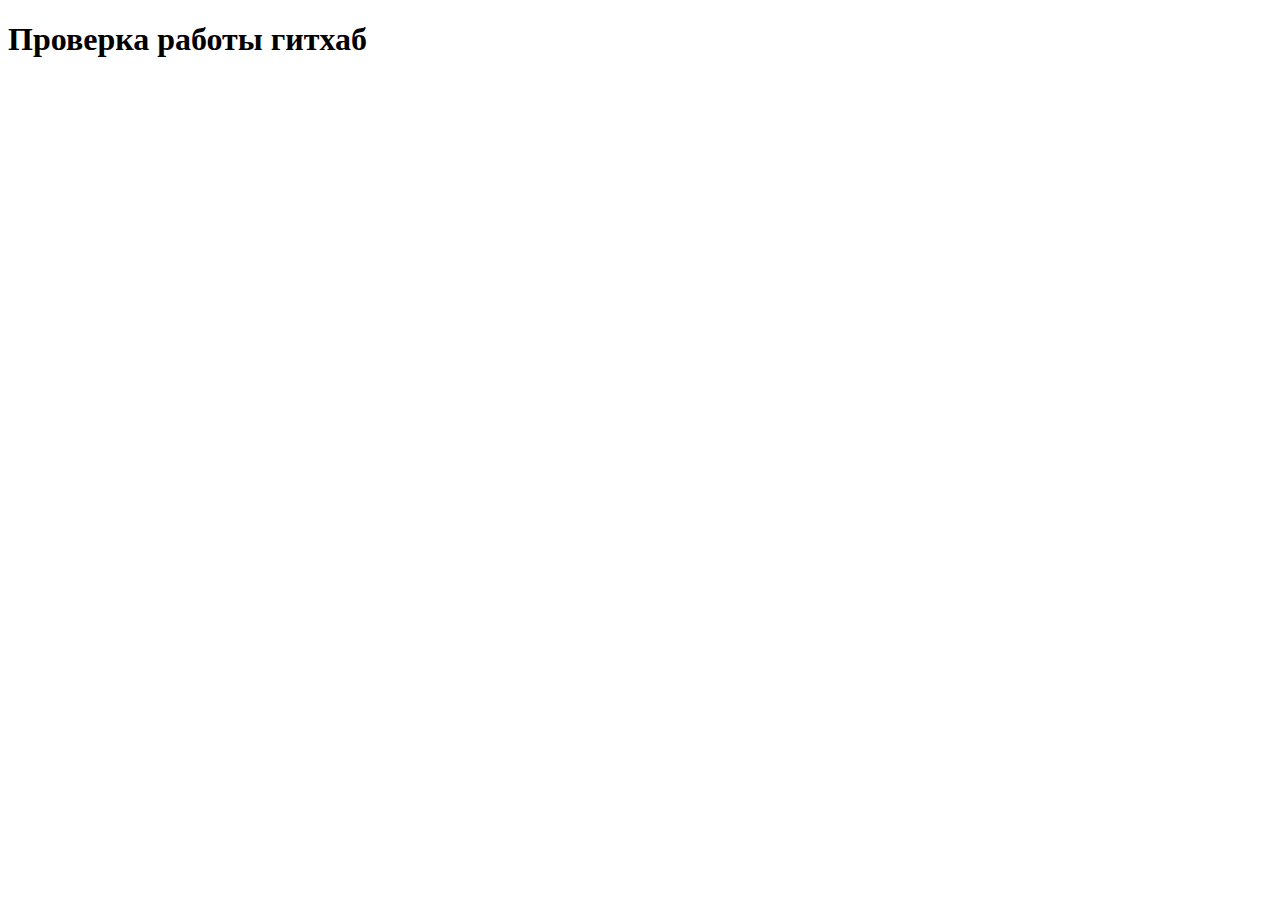
<file: index.html>
<!DOCTYPE html>
<html lang="en">
<head>
	<meta charset="UTF-8">
	<meta name="viewport" content="width=device-width, initial-scale=1.0">
	<title>mysite</title>
</head>
<body>
	<h1>Проверка работы гитхаб</h1>
</body>
</html>
</file>
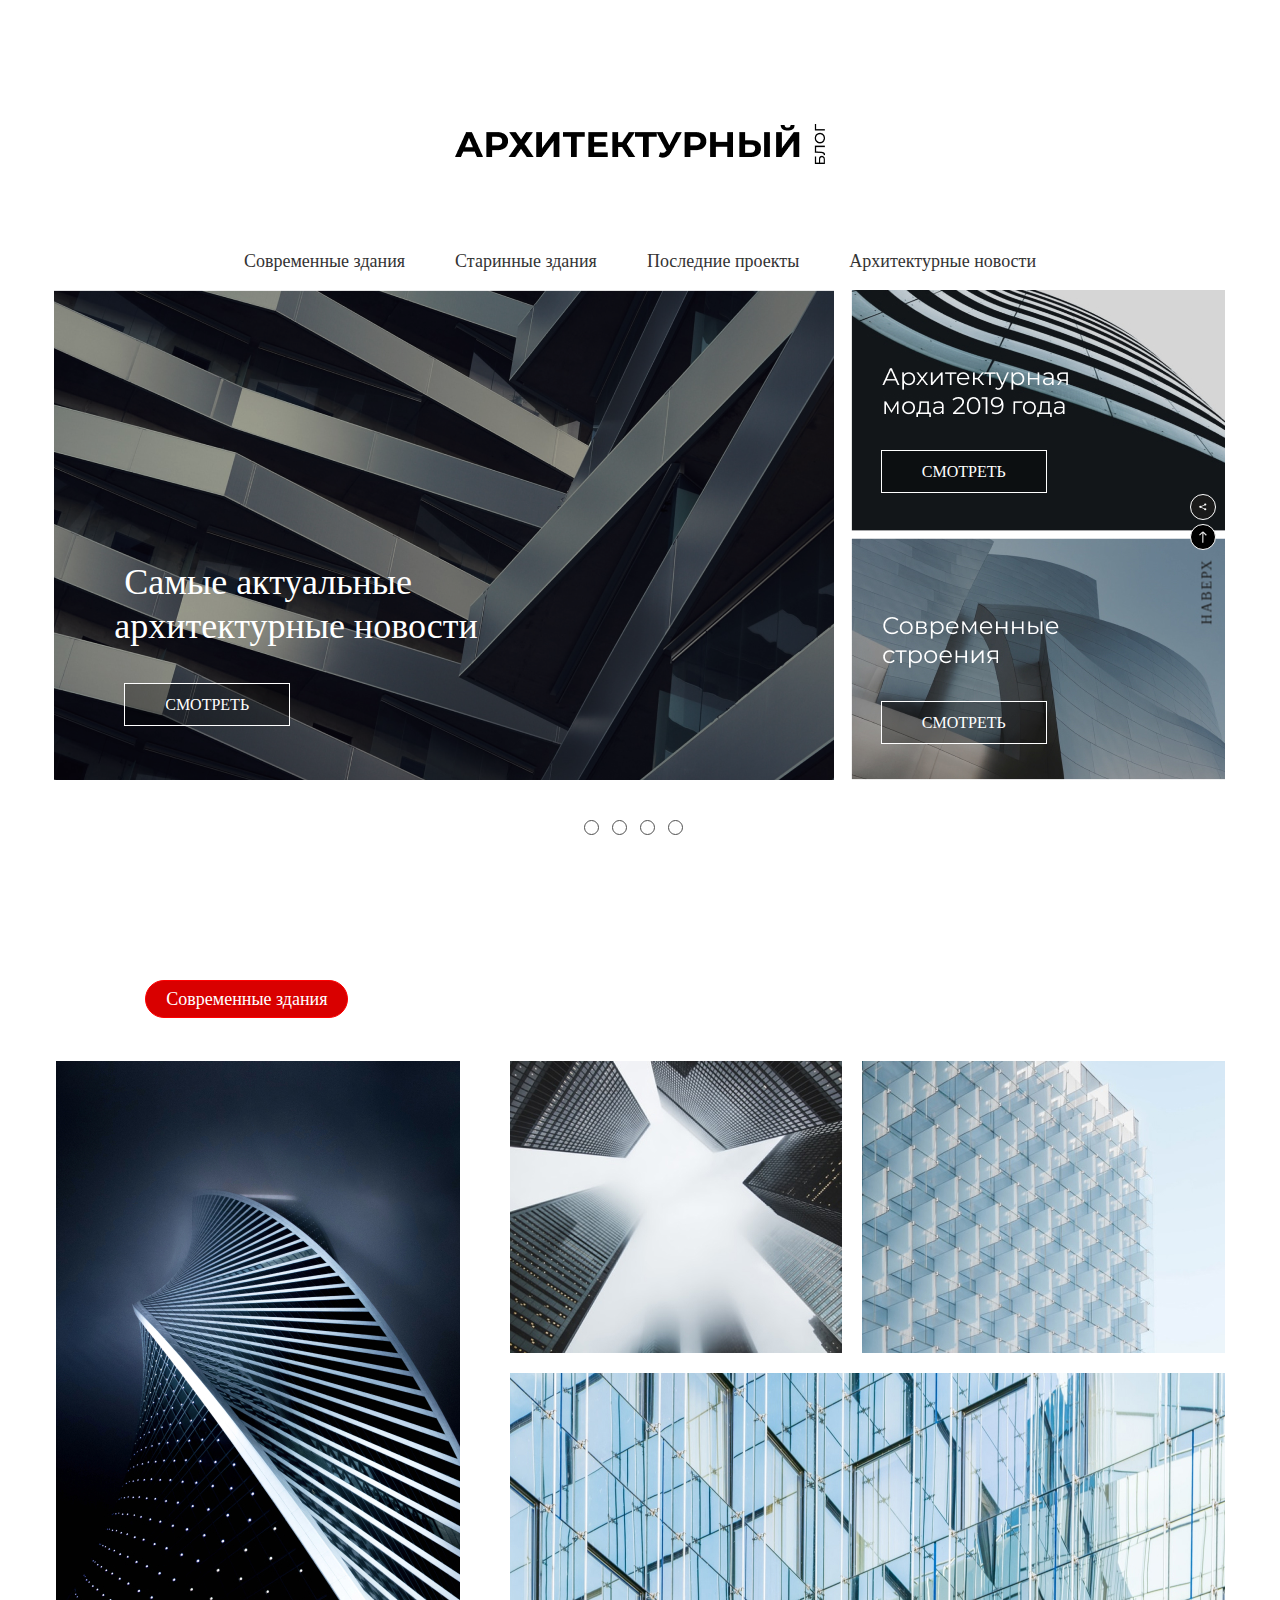
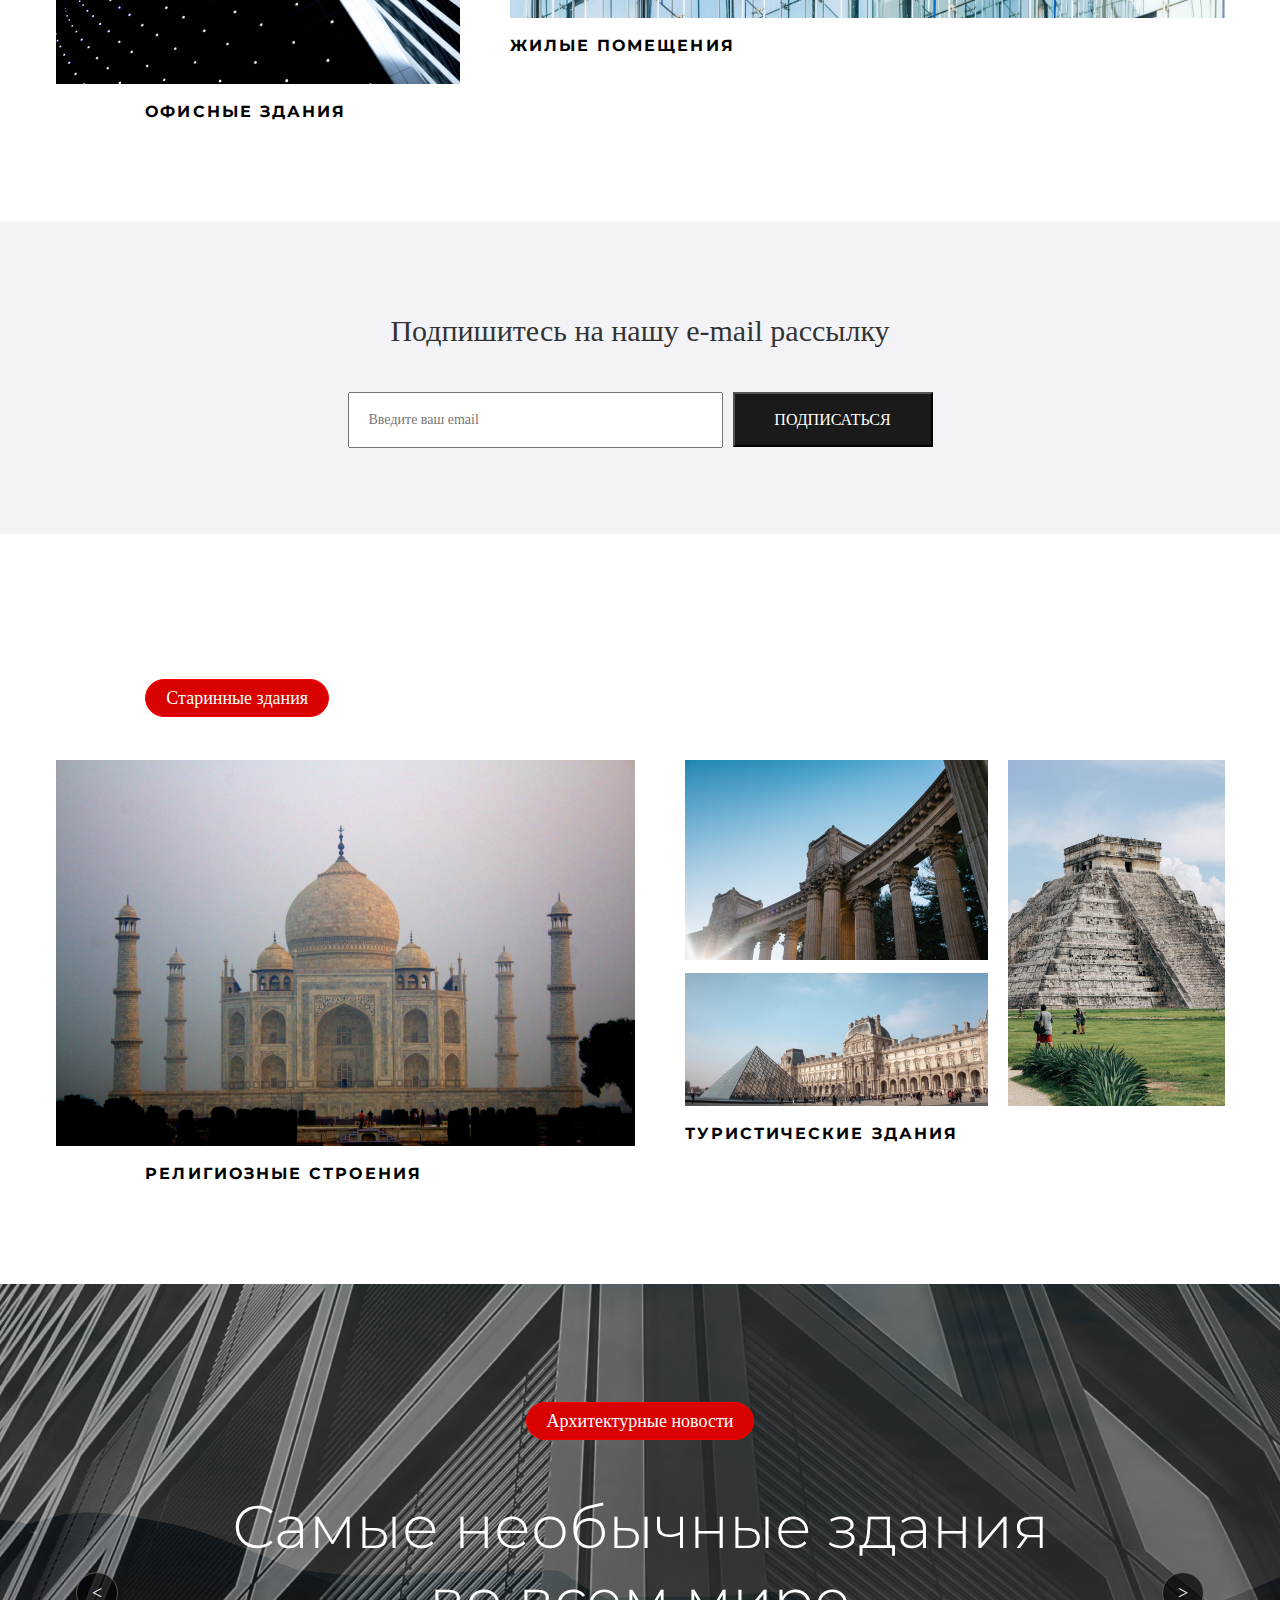
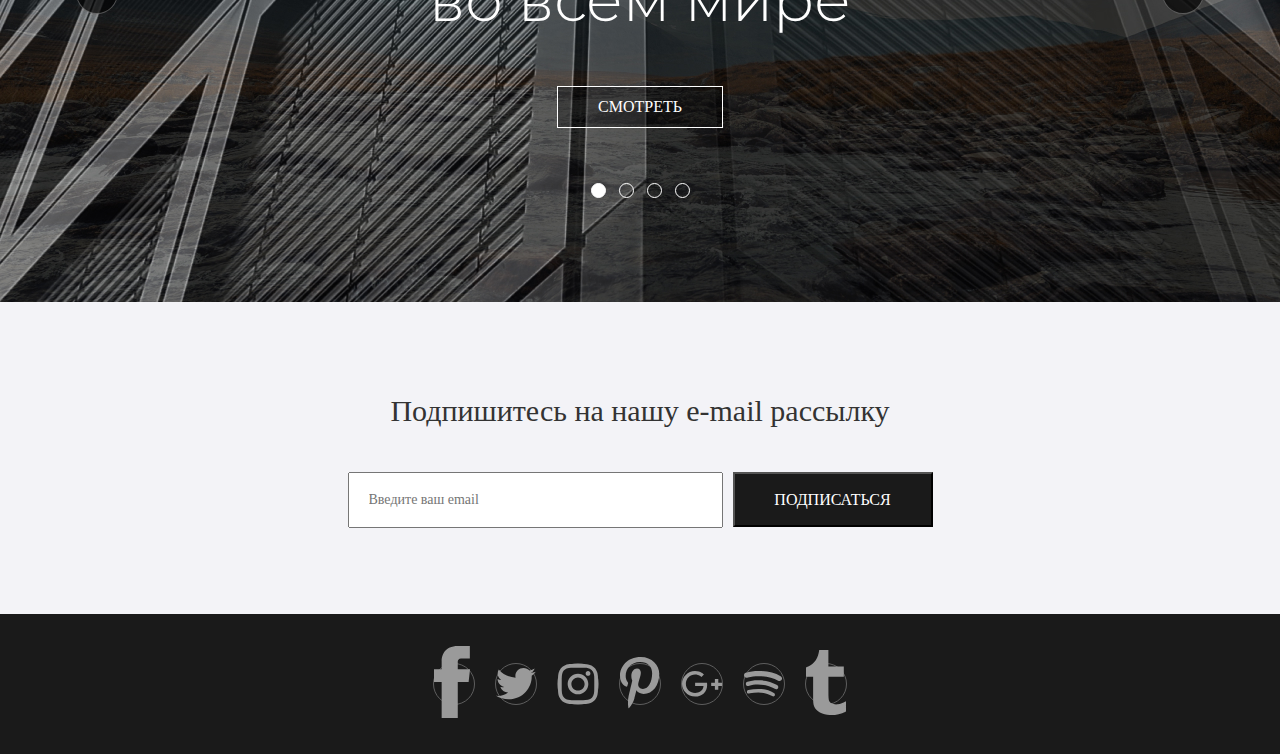
<file: html/index.html>
<!DOCTYPE html>
<html lang="en">
<head>
    <meta charset="UTF-8">
    <link rel="stylesheet" href="../css/style.css">
    <link rel="stylesheet" href="../css/normalize.css">
    <link rel="preconnect" href="https://fonts.gstatic.com">
	<link href="https://fonts.googleapis.com/css2?family=Montserrat&display=swap" rel="stylesheet">
	<sript src="http://code.jquery.com/jquery-latest.js"></script>
    <title>Сайт про архитектуру</title>
</head>
<body>	
	<header>
	    <div class="logo"><img src="../img/Vector.png" alt="logo"></div>
	    <div class="menu">
	        <nav>
	            <ul>
	                <li><a href="#nav1">Современные здания</a></li>
	                <li><a href="#nav2">Старинные здания</a></li>
	                <li><a href="#">Последние проекты</a></li>
	                <li><a href="../html/arhitec.html">Архитектурные новости</a></li>
	            </ul>
	        </nav>
	    </div>
	</header>
	<div class="slider-1">
		<div class="pictures">
			<div class="pictures-left">
				<img src="../img/Bitmap.png" alt="left">
				<h2><span>Самые актуальные<br>архитектурные новости</span></h2>
				<button class="btn-sld"><span>Смотреть</span></button>
			</div>
			<div class="pictures-right">
				<img src="../img/Image_01.jpg" alt="right">
				<button class="btn-sld2"><span>Смотреть</span></button>
				<img src="../img/Image_02.jpg" alt="right">
				<button class="btn-sld3"><span>Смотреть</span></button>
			</div>
		</div>
		<div class="radio-btn">
			<input type="radio" name="slider" id="button1" checked >
			<input type="radio" name="slider" id="button2">
			<input type="radio" name="slider" id="button3">
			<input type="radio" name="slider" id="button4">
			<label id="hw1" for="button1"></label>
			<label id="hw2" for="button2"></label>
			<label id="hw3" for="button3"></label>
			<label id="hw4" for="button4"></label>
		</div>
	</div>
	<div class="mod-build-container">
		<div class="mod-build">
			<p id="nav1">Современные здания</p>
		</div>
	</div>
	<div class="slider2-container">
		<div class="slider2">
			<div class="pictures-left">
				<img src="../img/sasha-yudaev-FOYsU4uQqqM-unsplash 1.jpg" alt="error">
			</div>
			<div class="pictures-right">
				<div class="p-top">
					<img src="../img/yann-allegre-v1jO6pN45_4-unsplash 1.jpg" alt="error">
					<img src="../img/jude-beck-sPuSvj2g_C8-unsplash 1.jpg" alt="error">
				</div>
				<div class="p-bottom">
					<img src="../img/mark-boss-Xf2kJBZ2aJA-unsplash 1.jpg" alt="error">
				</div>
				<div class="live-p">
					<a href="#"><b>Жилые помещения</b></a>
				</div>
			</div>
		</div>
	</div>
	<div class="new-h-container">
		<div class="new-h">
			<a href=""><b>Офисные здания</b></a>
		</div>
	</div>
	<div class="mail-container">
		<div class="mail">
			<div class="mail-text">
				<h2>Подпишитесь на нашу e-mail рассылку</h2>
			</div>
			<div class="mail-link">
				<form action="handler.php">
                  <p><input maxlength="25" size="50" placeholder="Введите ваш email"></p>
                  <button src="#">Подписаться</button>
                </form>
			</div>
		</div>
	</div>
	<div class="mod-build-container">
		<div class="mod-build">
			<p id="nav2">Старинные здания</p>
		</div>
	</div>
	<div class="slider3-container">
		<div class="slider3">
			<div class="pictures-left">
				<img src="../img/krishna-moorthy-d-SPvxAdwoUzw-unsplash 1.jpg" alt="error">
			</div>
			<div class="pictures-right">
				<div class="p-left">
					<img src="../img/ashim-d-silva-_4HhZOUEwmw-unsplash 1.jpg" alt="error">
					<img src="../img/yeo-khee-hyZ8ln856Ag-unsplash 1.jpg" alt="error">
					<div class="tur-h">
						<a href="#"><b>Туристические здания</b></a>
					</div>
				</div>
				<div class="p-right">
					<img src="../img/filip-gielda-VPavA7BBxK0-unsplash 1.jpg" alt="error">
				</div>
			</div>
		</div>
	</div>
	<a href="#" title="Вернуться к началу" class="topbutton">Наверх</a>
	<a href="#" title="Вернуться к началу" class="topbutton-right"><img src="../img/Rectangle 3.1.svg" alt="rad"></a>
	<a href="#footer" title="Вернуться к началу" class="linkbtn"><img src="../img/Group 329.svg" alt="rad"></a>
	<div class="new-h-container">
		<div class="new-h">
			<a href=""><b>Религиозные строения</b></a>
		</div>
	</div>
	<div class="slider4-container">
		<div class="slider4">
			<div class="slider4-left">
				<a href="#"><</a>
			</div>
			<div class="slider4-center">
				<div class="arh-n">
					<p>Архитектурные новости</p>
				</div>
				<div class="text-c">
					<h2>Самые необычные здания<br>во всем мире</h2>
				</div>
				<div class="button">
					<button><span>Смотреть</span></button>
				</div>
				<div class="radio-btn2">
					<input type="radio" name="slider" id="button5" checked >
					<input type="radio" name="slider" id="button6">
					<input type="radio" name="slider" id="button7">
					<input type="radio" name="slider" id="button8">
					<label id="hw5" for="button5"></label>
					<label id="hw6" for="button6"></label>
					<label id="hw7" for="button7"></label>
					<label id="hw8" for="button8"></label>
				</div>
			</div>
			<div class="slider4-right">
				<a href="#">></a>
			</div>
		</div>
	</div>
	<div class="mail-container">
		<div class="mail">
			<div class="mail-text">
				<h2>Подпишитесь на нашу e-mail рассылку</h2>
			</div>
			<div class="mail-link">
				<form action="handler.php">
                  <p><input maxlength="25" size="50" placeholder="Введите ваш email"></p>
                  <button src="#">Подписаться</button>
                </form>
			</div>
		</div>
	</div>
    <footer>
    	<div class="footer" id="footer">
    		<div class="links">
    			<a href="https://www.facebook.com/"><img src="../img/Facebook.svg" alt="Facebook"></a>
    			<a href="https://twitter.com/"><img src="../img/Twitter.svg" alt="Twitter"></a>
    			<a href="https://www.instagram.com/"><img src="../img/Instagram.svg" alt="Instagram"></a>
    			<a href="https://www.pinterest.ru/"><img src="../img/Pinterest.svg" alt="Pinterest"></a>
    			<a href="https://www.google.com/"><img src="../img/Google.svg" alt="Google+"></a>
    			<a href="https://www.spotify.com/"><img src="../img/Spotify.svg" alt="Spotify"></a>
    			<a href="https://www.tumblr.com/"><img src="../img/Tumblr.svg" alt="Tumbl.svg"></a>
    		</div>
    	</div>
    </footer>
    <script>document.write('<script src="http://' + (location.host || 'localhost').split(':')[0] + ':35729/livereload.js?snipver=1"></' + 'script>')</script>
</body>
</html>
</file>
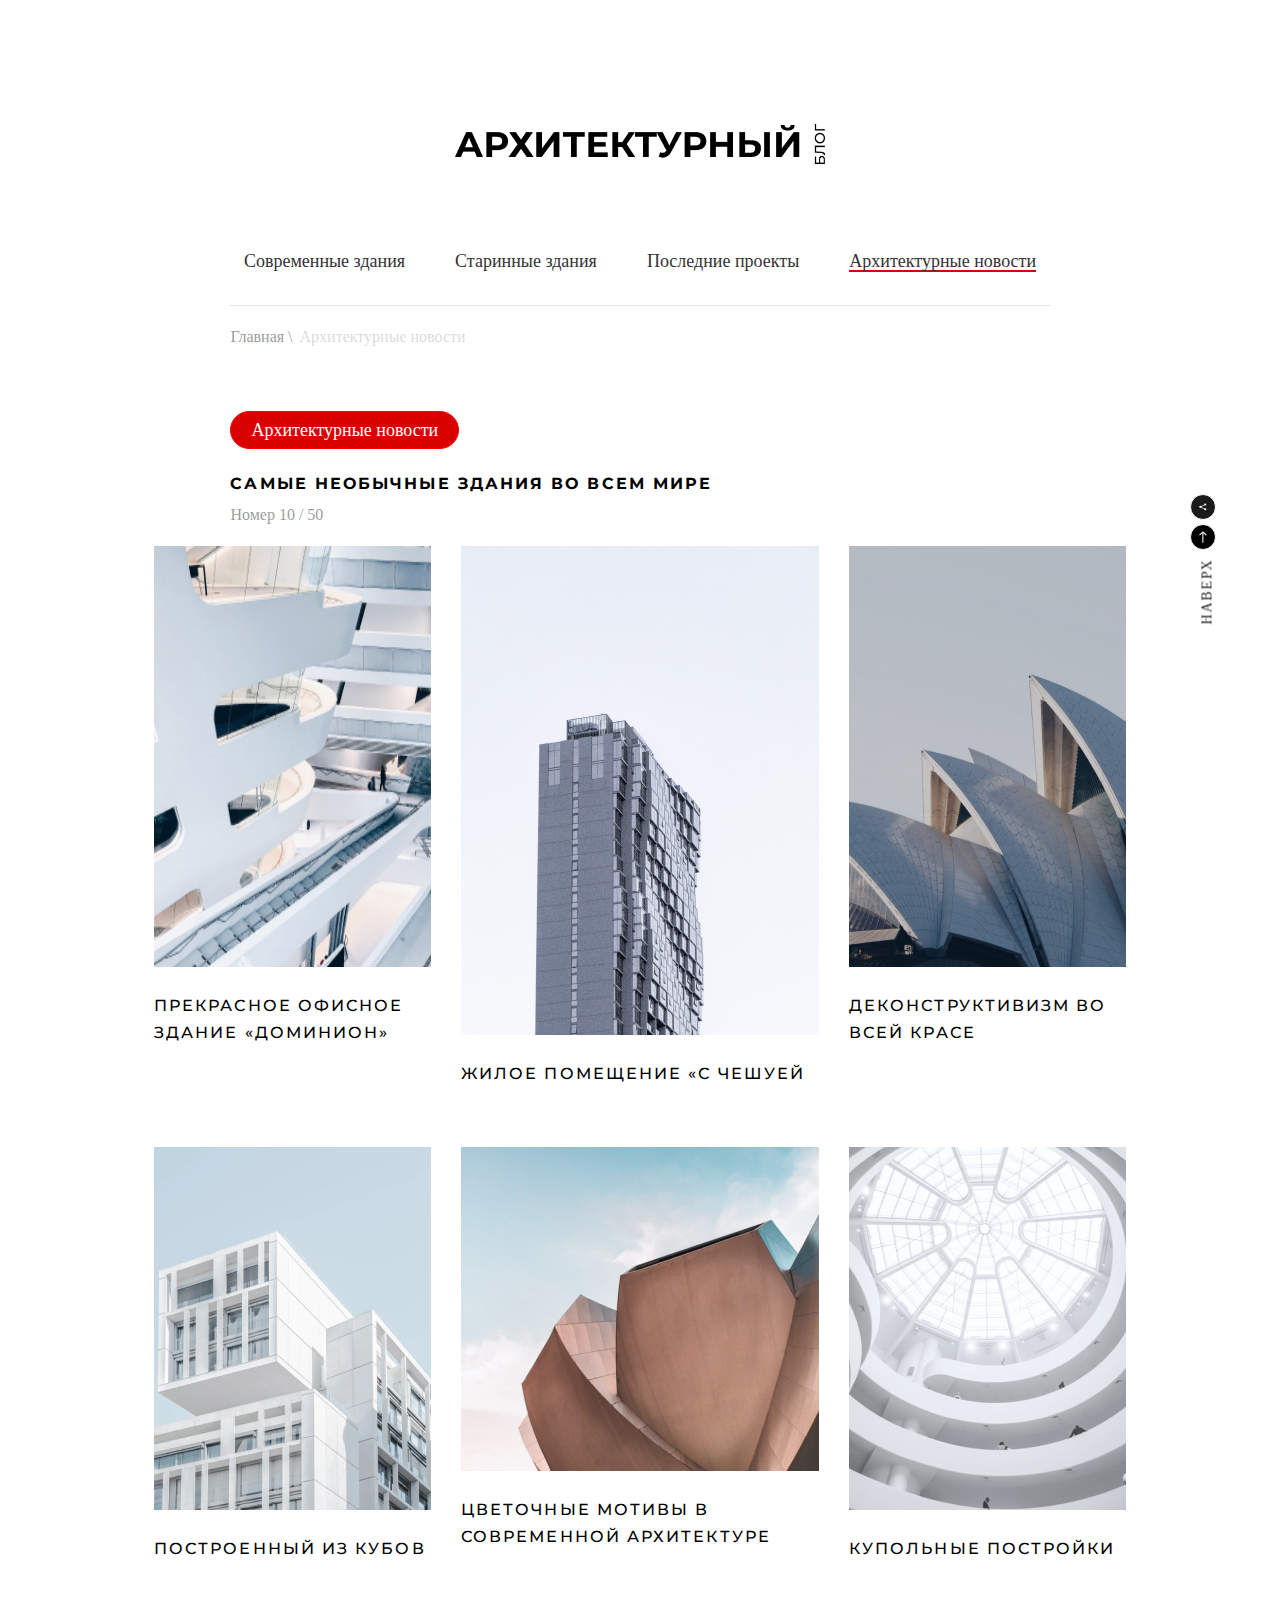
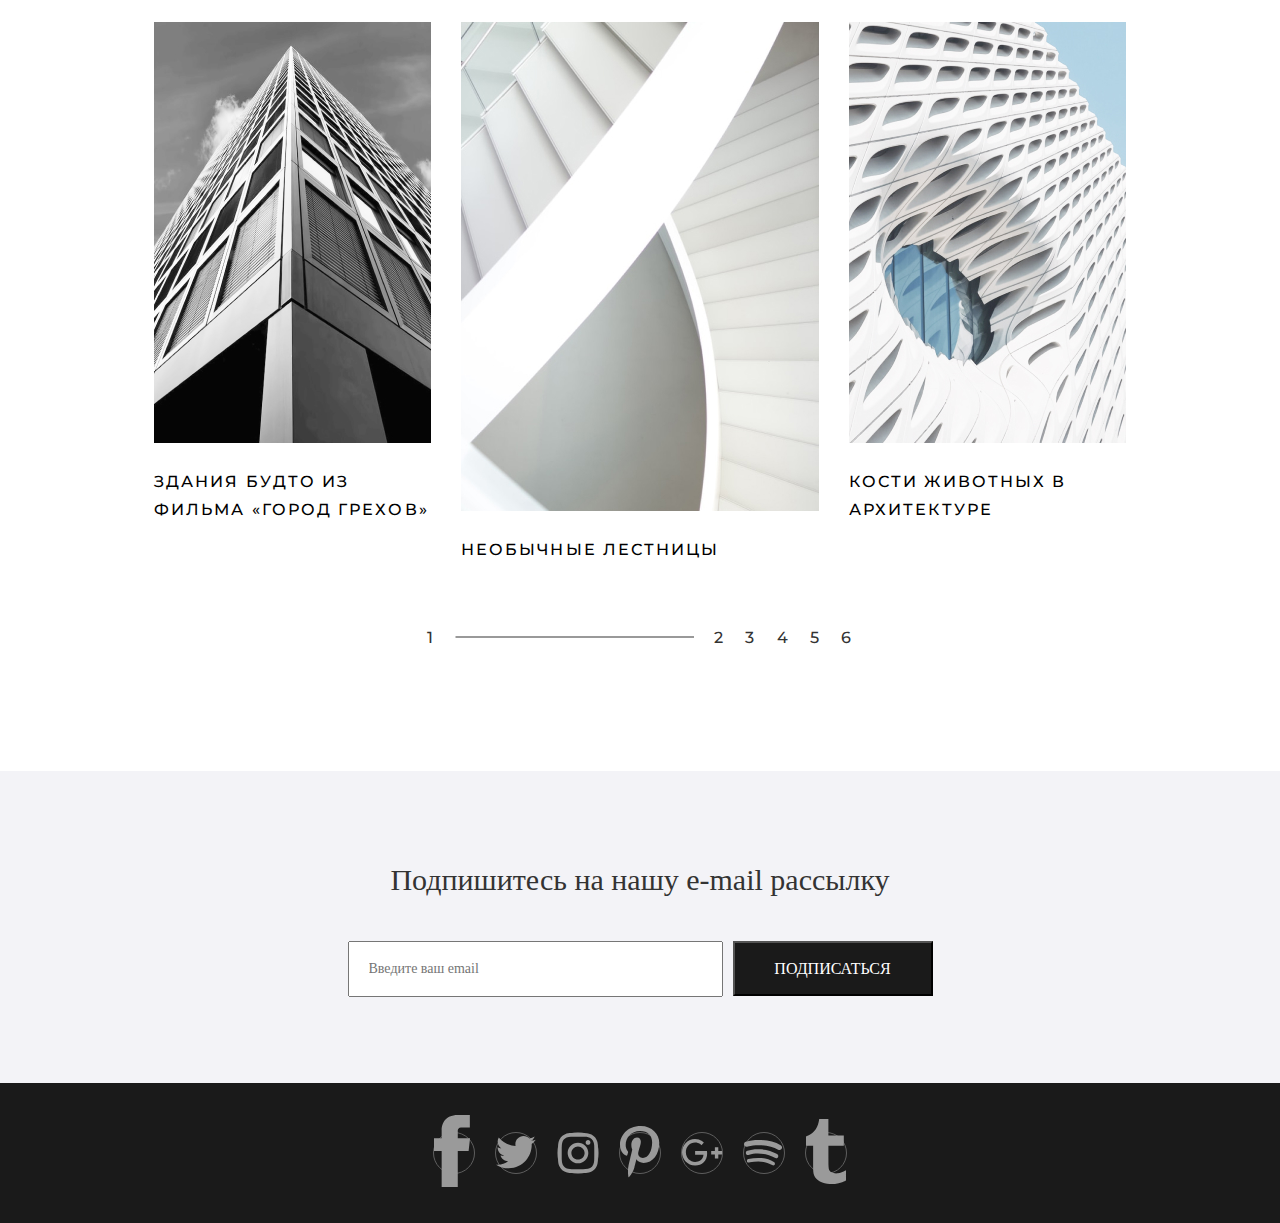
<file: html/arhitec.html>
<!DOCTYPE html>
<html lang="en">
<head>
	<meta charset="UTF-8">
    <link rel="stylesheet" href="../css/style.css">
    <link rel="stylesheet" href="../css/normalize.css">
    <link rel="preconnect" href="https://fonts.gstatic.com">
	<link href="https://fonts.googleapis.com/css2?family=Montserrat&display=swap" rel="stylesheet">
	<sript src="http://code.jquery.com/jquery-latest.js"></script>
	<title>Архитектурные новости</title>
</head>
<body>
	<header>
	    <div class="logo"><img src="../img/Vector.png" alt="logo"></div>
	    <div class="menu">
	        <nav>
	            <ul>
	                <li><a href="../html/index.html">Современные здания</a></li>
	                <li><a href="#nav2">Старинные здания</a></li>
	                <li><a href="#">Последние проекты</a></li>
	                <li><a href="#" id="arhitec">Архитектурные новости</a></li>
	            </ul>
	        </nav>
	    </div>
	</header>
	<div class="track-container">
		<div class="track-text">
			<a href="../html/index.html" class="tt-g">Главная \ </a>
			<a href="#" class="tt-a">Архитектурные новости</a>
		</div>
	</div>
	<div class="arh-n-container">
		<div class="arh-n">
			<p>Архитектурные новости</p>
		</div>
	</div>
	<div class="main-t-container">
		<div class="main-t">
			<div class="up-text">
				<h2>Самые необычные здания во всем мире</h2>
			</div>
			<div class="down-text">
				<p>Номер 10 / 50</p>
			</div>
		</div>
	</div>
	<a href="#" title="Вернуться к началу" class="topbutton">Наверх</a>
	<a href="#" title="Вернуться к началу" class="topbutton-right"><img src="../img/Rectangle 3.1.svg" alt="rad"></a>
	<a href="#footer" title="Вернуться к началу" class="linkbtn"><img src="../img/Group 329.svg" alt="rad"></a>
	<div class="content-container">
		<div class="content">
			<div class="content-line">
				<div class="char">
					<div class="image">
						<div class="img">
							<a href="../html/news1.html"><img src="../img/martino-pietropoli-rcCyqpGwWb8-unsplash 1.jpg" alt="1" class="image1"></a>
							<div class="sink">
								<a href="../html/news1.html">Перейти</a>
								<a href="../html/news1.html" class="rr">></a>
							</div>
						</div>
						<div class="text">
						   <a href="#">Прекрасное офисное<br>здание «доминион»</a>
					    </div>
					</div>
				</div>
				<div class="char">
					<div class="image">
						<div class="img">
							<img src="../img/mitchell-luo-Rzvqw-4EQ00-unsplash 3.jpg" alt="2">
							<div class="sink">
								<a href="#">Перейти</a>
								<a href="#" class="rr">></a>
							</div>
						</div>
						<div class="text">
							<a href="#">Жилое помещение «с чешуей</a>
				 	    </div>
					</div>
				</div>
				<div class="char">
					<div class="image">
						<div class="img">
							<img src="../img/Mask Group.jpg" alt="3">
							<div class="sink">
								<a href="#">Перейти</a>
								<a href="#" class="rr">></a>
							</div>
						</div>
						<div class="text">
							<a href="#">Деконструктивизм во<br>всей красе</a>
					    </div>
					</div>
				</div>
			</div>
			<div class="content-line">
				<div class="char">
					<div class="image">
						<div class="img">
							<img src="../img/martino-pietropoli-rcCyqpGwWb8-unsplash 2.jpg" alt="1">
							<div class="sink">
								<a href="#">Перейти</a>
								<a href="#" class="rr">></a>
							</div>
						</div>
						<div class="text">
							<a href="#">Построенный из кубов</a>
					    </div>
					</div>
				</div>
				<div class="char">
					<div class="image">
						<div class="img">
							<img src="../img/mitchell-luo-Rzvqw-4EQ00-unsplash 2.jpg" alt="2">
							<div class="sink">
								<a href="#">Перейти</a>
								<a href="#" class="rr">></a>
							</div>
						</div>
						<div class="text">
							<a href="#">Цветочные мотивы в<br>современной архитектуре</a>
					    </div>
					</div>
				</div>
				<div class="char">
					<div class="image">
						<div class="img">
							<img src="../img/Mask Group-2.jpg" alt="3">
							<div class="sink">
								<a href="#">Перейти</a>
								<a href="#" class="rr">></a>
							</div>
						</div>
						<div class="text">
							<a href="#">Купольные постройки</a>
					    </div>
					</div>
				</div>
			</div>
			<div class="content-line">
				<div class="char">
					<div class="image">
						<div class="img">
							<img src="../img/martino-pietropoli-rcCyqpGwWb8-unsplash 5.jpg" alt="1">
							<div class="sink">
								<a href="#">Перейти</a>
								<a href="#" class="rr">></a>
							</div>
						</div>
						
						<div class="text">
							<a href="#">Здания будто из<br>фильма «город грехов»</a>
					    </div>
					</div>
				</div>
				<div class="char">
					<div class="image">
						<div class="img">
							<img src="../img/mitchell-luo-Rzvqw-4EQ00-unsplash 5.jpg" alt="2">
							<div class="sink">
								<a href="#">Перейти</a>
								<a href="#" class="rr">></a>
							</div>
						</div>
						
						<div class="text">
							<a href="#">Необычные лестницы</a>
					    </div>
					</div>
				</div>
				<div class="char">
					<div class="image">
						<div class="img">
							<img src="../img/Mask Group-1.jpg" alt="3">
							<div class="sink">
								<a href="#">Перейти</a>
								<a href="#" class="rr">></a>
							</div>
						</div>
						
						<div class="text">
							<a href="#">Кости животных в<br>архитектуре</a>
					    </div>
					</div>
				</div>
			</div>
		</div>
	</div>
	<div class="pagination-container">
		<div class="pagination">
				<a href="#">1</a>
				<img src="../img/Vector 12.jpg" alt="dasd">
				<a href="#">2</a>
				<a href="#">3</a>
				<a href="#">4</a>
				<a href="#">5</a>
				<a href="#">6</a>
		</div>
	</div>
	<div class="mail-container">
		<div class="mail">
			<div class="mail-text">
				<h2>Подпишитесь на нашу e-mail рассылку</h2>
			</div>
			<div class="mail-link">
				<form action="handler.php">
                  <p><input maxlength="25" size="50" placeholder="Введите ваш email"></p>
                  <button src="#">Подписаться</button>
                </form>
			</div>
		</div>
	</div>
	<footer>
    	<div class="footer" id="footer">
    		<div class="links">
    			<a href="https://www.facebook.com/"><img src="../img/Facebook.svg" alt="Facebook"></a>
    			<a href="https://twitter.com/"><img src="../img/Twitter.svg" alt="Twitter"></a>
    			<a href="https://www.instagram.com/"><img src="../img/Instagram.svg" alt="Instagram"></a>
    			<a href="https://www.pinterest.ru/"><img src="../img/Pinterest.svg" alt="Pinterest"></a>
    			<a href="https://www.google.com/"><img src="../img/Google.svg" alt="Google+"></a>
    			<a href="https://www.spotify.com/"><img src="../img/Spotify.svg" alt="Spotify"></a>
    			<a href="https://www.tumblr.com/"><img src="../img/Tumblr.svg" alt="Tumbl.svg"></a>
    		</div>
    	</div>
    </footer>
	<script>document.write('<script src="http://' + (location.host || 'localhost').split(':')[0] + ':35729/livereload.js?snipver=1"></' + 'script>')</script>
</body>
</html>
</file>
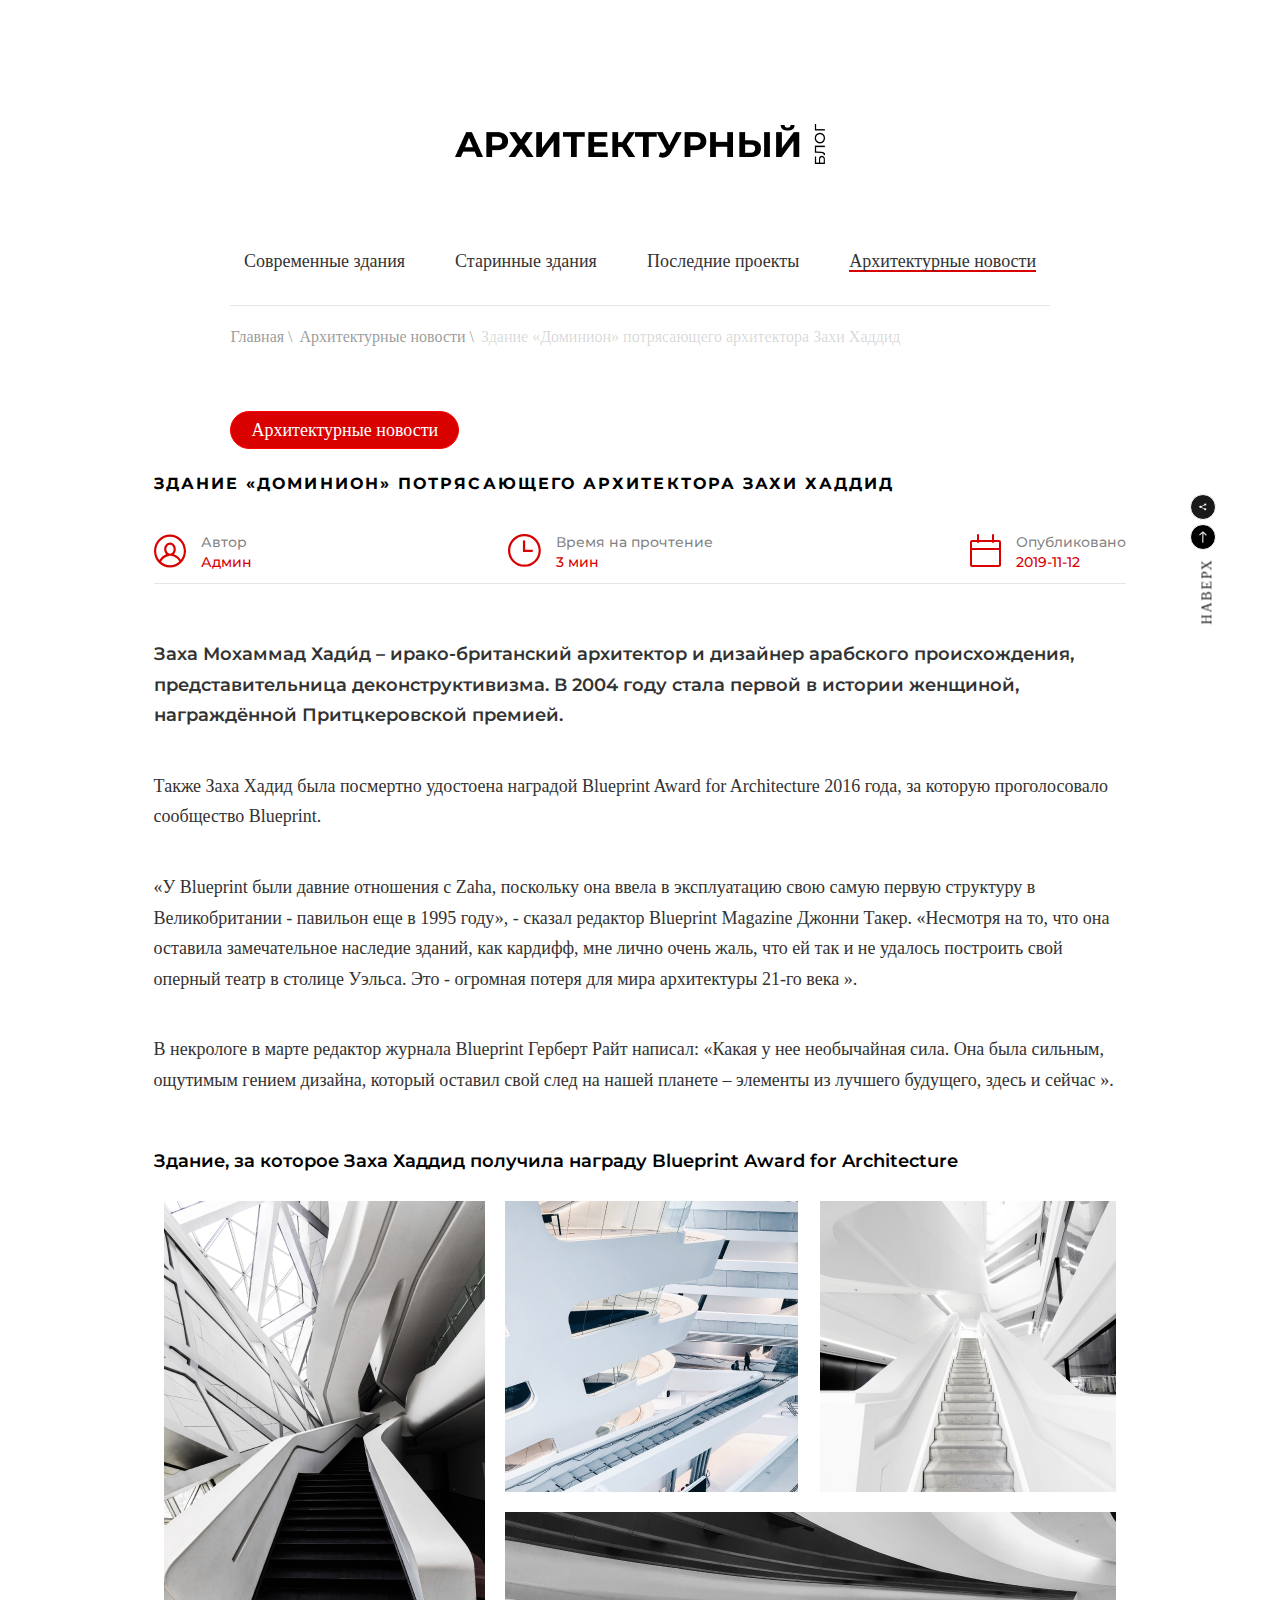
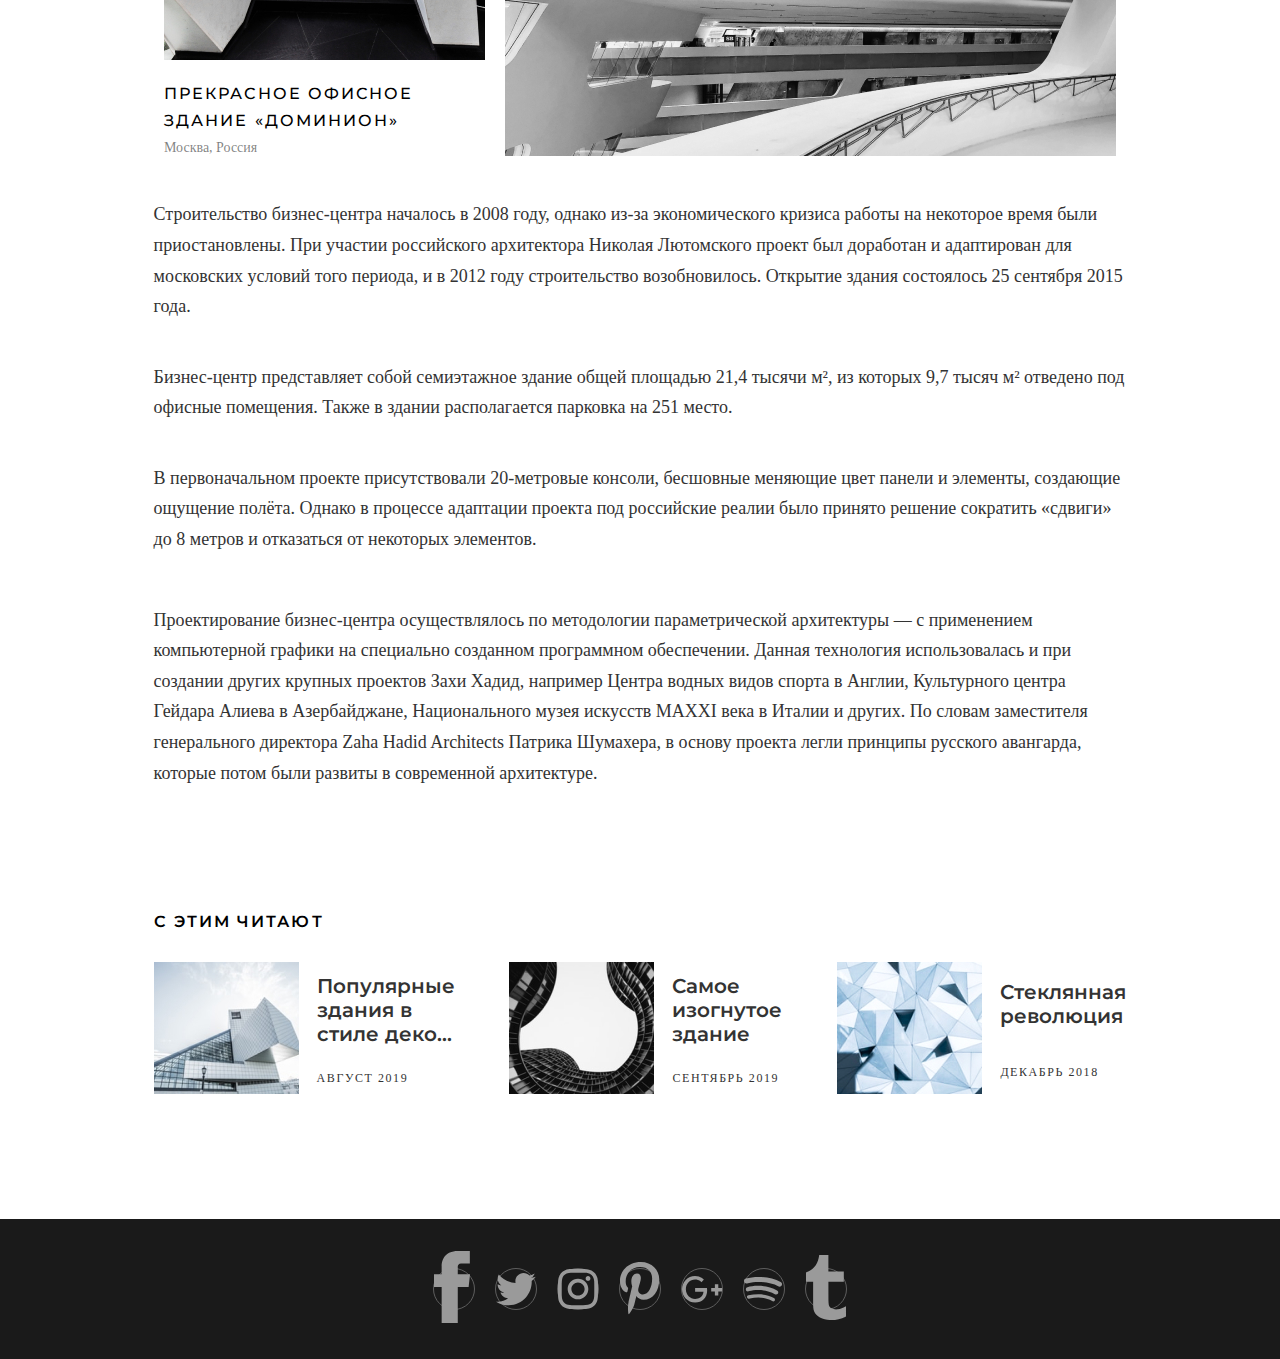
<file: html/news1.html>
<!DOCTYPE html>
<html lang="en">
<head>
	<meta charset="UTF-8">
    <link rel="stylesheet" href="../css/style.css">
    <link rel="stylesheet" href="../css/normalize.css">
    <link rel="preconnect" href="https://fonts.gstatic.com">
	<link href="https://fonts.googleapis.com/css2?family=Montserrat&display=swap" rel="stylesheet">
	<sript src="http://code.jquery.com/jquery-latest.js"></script>
	<title>Прекрасное офисное здание «доминион»</title>
</head>
<body>
	<header>
	    <div class="logo"><img src="../img/Vector.png" alt="logo"></div>
	    <div class="menu">
	        <nav>
	            <ul>
	                <li><a href="../html/index.html">Современные здания</a></li>
	                <li><a href="#">Старинные здания</a></li>
	                <li><a href="#">Последние проекты</a></li>
	                <li><a href="../html/arhitec.html" id="arhitec">Архитектурные новости</a></li>
	            </ul>
	        </nav>
	    </div>
	</header>
	<div class="track-container">
		<div class="track-text">
			<a href="../html/index.html" class="tt-g">Главная \ </a>
			<a href="../html/arhitec.html" class="tt-g">Архитектурные новости \ </a>
			<a href="../html/arhitec.html" class="tt-a">Здание «Доминион» потрясающего архитектора Захи Хаддид</a>
		</div>
	</div>
	<div class="arh-n-container">
		<div class="arh-n">
			<p>Архитектурные новости</p>
		</div>
	</div>
	<a href="#" title="Вернуться к началу" class="topbutton">Наверх</a>
	<a href="#" title="Вернуться к началу" class="topbutton-right"><img src="../img/Rectangle 3.1.svg" alt="rad"></a>
	<a href="#footer" title="Вернуться к началу" class="linkbtn"><img src="../img/Group 329.svg" alt="rad"></a>
	<div class="news1-title-container">
		<div class="news1-title">
			<div class="news1-title-top">
				<p>Здание «Доминион» потрясающего архитектора Захи Хаддид</p>
			</div>
			<div class="news1-title-bottom">
				<div class="news-info">
					<div class="icon">
						<img src="../img/Autor.svg" alt="icon">
					</div>
					<div class="avtor-text">
						<p>Автор</p>
						<p>Админ</p>
					</div>
				</div>
				<div class="news-info">
					<div class="icon">
						<img src="../img/Clock.svg" alt="icon">
					</div>
					<div class="avtor-text">
						<p>Время на прочтение</p>
						<p>3 мин</p>
					</div>
				</div>
				<div class="news-info">
					<div class="icon">
						<img src="../img/Calendar.svg" alt="icon">
					</div>
					<div class="avtor-text">
						<p>Опубликовано</p>
						<p>2019-11-12</p>
					</div>
				</div>
			</div>
		</div>
	</div>
	<div class="news1-content-container">
		<div class="n-title">
			<h2>Заха Мохаммад Хади́д – ирако-британский архитектор и дизайнер арабского происхождения,<br>представительница деконструктивизма. В 2004 году стала первой в истории женщиной,<br>награждённой Притцкеровской премией.</h2>
		</div>
		<div class="n-content">
			<p>
				Также Заха Хадид была посмертно удостоена наградой Blueprint Award for Architecture 2016 года, за которую проголосовало сообщество Blueprint.<br>
			</p>
			<p>
				«У Blueprint были давние отношения с Zaha, поскольку она ввела в эксплуатацию свою самую первую структуру в Великобритании - павильон еще в 1995 году», - сказал редактор Blueprint Magazine Джонни Такер. «Несмотря на то, что она оставила замечательное наследие зданий, как кардифф, мне лично очень жаль, что ей так и не удалось построить свой оперный театр в столице Уэльса.
				Это - огромная потеря для мира архитектуры 21-го века ».<br> 
			</p>
			<p>
                В некрологе в марте редактор журнала Blueprint Герберт Райт написал: «Какая у нее необычайная сила. Она была сильным, ощутимым гением дизайна, который оставил свой след на нашей планете – элементы из лучшего будущего, здесь и сейчас ».
			</p>
		</div>
		<div class="n-bottom">
			<p>
				Здание, за которое Заха Хаддид получила награду Blueprint Award for Architecture
			</p>
		</div>
	</div>
	<div class="news1-slides-container">
		<div class="slides">
			<div class="s-left">
				<img src="../img/denys-nevozhai-DEEJP2_U_x4-unsplash 1.jpg" alt="error">
				<h3>прекрасное Офисное<br>здание «Доминион»</h3>
				<p>Москва, Россия</p>
			</div>
			<div class="s-right">
				<div class="top">
					<img src="../img/martino-pietropoli-rcCyqpGwWb8-unsplash 1.jpg" alt="error">
					<img src="../img/shirley-xu-ZsPT5__VRHE-unsplash 1.jpg" alt="error">
				</div>
				<div class="bottom">
					<img src="../img/martino-pietropoli-6R9nlHsjhTU-unsplash 1.jpg" alt="error">
				</div>
			</div>
		</div>
	</div>
	<div class="news1-content-container">
		<div class="n-content">
			<p>
				Строительство бизнес-центра началось в 2008 году, однако из-за экономического кризиса работы на некоторое время были приостановлены. При участии российского архитектора Николая Лютомского проект был доработан и адаптирован для московских условий того периода, и в 2012 году строительство возобновилось. Открытие здания состоялось 25 сентября 2015 года.
			</p>
			<p>
				Бизнес-центр представляет собой семиэтажное здание общей площадью 21,4 тысячи м², из которых 9,7 тысяч м² отведено под офисные помещения. Также в здании располагается парковка на 251 место. 
			</p>
			<p>
                В первоначальном проекте присутствовали 20-метровые консоли, бесшовные меняющие цвет панели и элементы, создающие ощущение полёта. Однако в процессе адаптации проекта под российские реалии было принято решение сократить «сдвиги» до 8 метров и отказаться от некоторых элементов.
			</p>
			<p>
				Проектирование бизнес-центра осуществлялось по методологии параметрической архитектуры — с применением компьютерной графики на специально созданном программном обеспечении. Данная технология использовалась и при создании других крупных проектов Захи Хадид, например Центра водных видов спорта в Англии, Культурного центра Гейдара Алиева в Азербайджане, Национального музея искусств MAXXI века в Италии и других. По словам заместителя генерального директора Zaha Hadid Architects Патрика Шумахера, в основу проекта легли принципы русского авангарда, которые потом были развиты в современной архитектуре.
			</p>
		</div>
	</div>
	<div class="same-container">
		<div class="same">
			<div class="same-title">
				<h2>С этим читают</h2>
			</div>
			<div class="same-bottom">
				<div class="smn">
					<div class="left">
						<a href="#"><img src="../img/956f08a01735a684ee9fe95aa27973b0.jpg" alt="error"></a>
					</div>
					<div class="right">
						<a href="#">Популярные<br>здания в<br>стиле деко...</a>
						<a href="#">август 2019</a>
					</div>
				</div>
				<div class="smn">
					<div class="left">
						<a href="#"><img src="../img/123.jpg" alt="error"></a>
					</div>
					<div class="right">
						<a href="#">Самое<br>изогнутое<br>здание</a>
						<a href="#">сентябрь 2019</a>
					</div>
				</div>
				<div class="smn">
					<div class="left">
						<a href="#"><img src="../img/0QJyK9n7Uyw.jpg" alt="error"></a>
					</div>
					<div class="right">
						<a href="#">Стеклянная<br>революция</a>
						<a href="#">декабрь 2018</a>
					</div>
				</div>
			</div>
		</div>
	</div>
	<footer>
    	<div class="footer" id="footer">
    		<div class="links">
    			<a href="https://www.facebook.com/"><img src="../img/Facebook.svg" alt="Facebook"></a>
    			<a href="https://twitter.com/"><img src="../img/Twitter.svg" alt="Twitter"></a>
    			<a href="https://www.instagram.com/"><img src="../img/Instagram.svg" alt="Instagram"></a>
    			<a href="https://www.pinterest.ru/"><img src="../img/Pinterest.svg" alt="Pinterest"></a>
    			<a href="https://www.google.com/"><img src="../img/Google.svg" alt="Google+"></a>
    			<a href="https://www.spotify.com/"><img src="../img/Spotify.svg" alt="Spotify"></a>
    			<a href="https://www.tumblr.com/"><img src="../img/Tumblr.svg" alt="Tumbl.svg"></a>
    		</div>
    	</div>
    </footer>
    <script>document.write('<script src="http://' + (location.host || 'localhost').split(':')[0] + ':35729/livereload.js?snipver=1"></' + 'script>')</script>
</body>
</html>
</file>
<file: css/style.css>
@font-face{
    font-family: Montserrat;
    src: url();
}

body {
    margin: 0;
    padding: 0;
    font-family: Montserrat;
    font-style: normal;
    font-weight: normal;
    font-size: 18px;
    line-height: 22px;
    color: #333333;
}


.container{
    width: 80%
}

.right{
    width: 20%;
}

/*шапка*/

header{
    display: flex;
    flex-direction: column;
    width: 100%;
}

.logo{
    display: flex;
    justify-content: center;
    margin-top: 124px;
    margin-bottom: 70px;
}
.menu{
    display: flex;
    justify-content: center;
    width: 100%;
    padding: 0;
    margin: 0;
}

.menu nav{
    padding: 0;
    margin: 0;
}

.menu ul{
    display: flex;
    list-style: none;
    padding-left: 0;
}

.menu li:nth-child(1) {
    padding-left: 50px;
}

.menu li {
    display: flex;
    padding-right: 50px;

}

.menu a{
    display: inline-block;
    color:#333333;
    line-height: 1;
    text-decoration:none;
    cursor: pointer;
}


.menu a:after{
    background-color: #D90000;
    display: block;
    content: "";
    height: 2px;
    width: 0%;
    -webkit-transition: width .3s ease-in-out;
    -moz--transition: width .3s ease-in-out;
    transition: width .3s ease-in-out;
}

#arhitec:after{
    width: 100%;
}

.menu a:hover:after,
a:focus:after {
    width: 100%;
}

/*Выше header*/
/*ниже основной контент*/

.slider-1{
    display: flex;
    flex-direction: column;
}

.slider-1 .pictures{
    display: flex;
    justify-content: center;
}

.pictures .pictures-left{
    display: flex;
    position: relative;
}

.pictures-left h2 {
    position: absolute;
    top: 248px;
    left: 60px;
    width: 100%;
    }
.pictures-left h2 span {
    font-family: Montserrat;
    font-style: normal;
    font-weight: normal;
    font-size: 36px;
    line-height: 44px;
    color: #FFFFFF;
    background: inherit;
    padding: 10px;
    }

.pictures-left .btn-sld{
    border: 1px solid #fff; 
    text-decoration: none;
    position: absolute;
    padding-bottom: 10px;
    padding-top: 10px;
    padding-left: 40px;
    padding-right: 40px;
    top: 393px;
    left: 70px;
    background: rgba(0, 0, 0, 0.3);
    cursor: pointer;
}

.pictures-left .btn-sld span{
    font-family: Montserrat;
    font-style: normal;
    font-weight: normal;
    font-size: 16px;
    line-height: 20px;
    align-items: center;
    text-align: center;
    text-transform: uppercase;
    color: #FFFFFF;
}


.pictures .pictures-right{
    position: relative;
    display: flex;
    flex-direction: column;
    justify-content: space-between;
    margin-left: 16.58px;
}

.pictures-right .btn-sld2{
    border: 1px solid #fff; 
    text-decoration: none;
    position: absolute;
    padding-bottom: 10px;
    padding-top: 10px;
    padding-left: 40px;
    padding-right: 40px;
    top: 160px;
    left: 30px;
    background: rgba(0, 0, 0, 0.3);
    cursor: pointer;
}

.pictures-right .btn-sld2 span{
    font-family: Montserrat;
    font-style: normal;
    font-weight: normal;
    font-size: 16px;
    line-height: 20px;
    align-items: center;
    text-align: center;
    text-transform: uppercase;
    color: #FFFFFF;
}

.pictures-right .btn-sld3{
    border: 1px solid #fff; 
    text-decoration: none;
    position: absolute;
    padding-bottom: 10px;
    padding-top: 10px;
    padding-left: 40px;
    padding-right: 40px;
    top: 411px;
    left: 30px;
    background: rgba(0, 0, 0, 0.3);
    cursor: pointer;
}

.pictures-right .btn-sld3 span{
    font-family: Montserrat;
    font-style: normal;
    font-weight: normal;
    font-size: 16px;
    line-height: 20px;
    align-items: center;
    text-align: center;
    text-transform: uppercase;
    color: #FFFFFF;
}

.radio-btn{
    display: flex;
    flex-direction: row;
    justify-content: center;
    margin-top:40px;
}

.radio-btn input {
  display: none;
}
.radio-btn label {
  display: inline-block;
  height: 13px;
  width: 13px;
  border-radius: 50%;
  border: 1px solid #4F4F4F;
  background: #fff;
  cursor: pointer;
  margin-right: 13px;
}
#button1:checked ~ #hw1,
#button2:checked ~ #hw2,
#button3:checked ~ #hw3,
#button4:checked ~ #hw4 {
  background: #4F4F4F;
}

.mod-build-container{
    display: flex;
    width: 100%;
    margin-top: 127px;
}

.mod-build-container .mod-build{
    width: 77.3%;
    display: flex;
    flex-direction: row;
    margin-left: auto;
    margin-right: auto;
    margin-bottom: 25px;
}

.mod-build-container .mod-build p{
    font-family: Montserrat;
    font-style: normal;
    font-weight: normal;
    font-size: 18px;
    line-height: 22px;
    text-align: center;
    color: #FFFFFF;
    border: 1px solid red;
    border-radius: 60px;
    background-color: #D90000;
    padding-left: 20px;
    padding-right: 20px;
    padding-top: 7px;
    padding-bottom: 7px;
}

.slider2-container{
    display: flex;
    width: 100%;
}

.slider2{
    display: flex;
    margin-left: auto;
    margin-right: auto;
}

.slider2 .pictures-left{
    display: flex;
    margin-right: 50px;
}

.slider2 .pictures-right{
    display: flex;
    flex-direction: column;
}

.slider2 .pictures-right .p-top{
    display: flex;
    flex-direction: row;
    justify-content: space-between;
}

.slider2 .pictures-right .p-bottom{
    display: flex;
    margin-top: 20px;
}

.live-p {
    display: flex;
}

.live-p a{
    margin-top: 20px;
    font-family: Montserrat;
    font-style: normal;
    font-weight: 500;
    font-size: 16px;
    letter-spacing: 0.13em;
    text-transform: uppercase;
    color: #000000;
    display: inline-block;
    line-height: 1;
    text-decoration:none;
    cursor: pointer;
}

.live-p a:after{
    background-color: #D90000;
    display: block;
    content: "";
    height: 2px;
    width: 0%;
    -webkit-transition: width .3s ease-in-out;
    -moz--transition: width .3s ease-in-out;
    transition: width .3s ease-in-out;
}

.live-p a:hover:after,
a:focus:after {
    width: 100%;
}

.new-h-container{
    display: flex;
    widows: 100%;
    margin-bottom: 100px;
}

.new-h{
    width: 77.3%;
    display: flex;
    flex-direction: row;
    margin-left: auto;
    margin-right: auto;
    margin-top: 20px;
}

.new-h a{
    font-family: Montserrat;
    font-style: normal;
    font-weight: 500;
    font-size: 16px;
    letter-spacing: 0.13em;
    text-transform: uppercase;
    color: #000000;
    display: inline-block;
    line-height: 1;
    text-decoration:none;
    cursor: pointer;
}

.new-h a:after{
    background-color: #D90000;
    display: block;
    content: "";
    height: 2px;
    width: 0%;
    -webkit-transition: width .3s ease-in-out;
    -moz--transition: width .3s ease-in-out;
    transition: width .3s ease-in-out;
}

.new-h a:hover:after,
a:focus:after {
    width: 100%;
}

.mail-container{
    display: flex;
    
    width: 100%;
    height: 312px;
}

.mail {
    display: flex;
    flex-direction: column;
    height: 100%;
    width: 100%;
    background-color: #F3F3F7;
}

.mail-text{
    display: flex;
    margin-left: auto;
    margin-right: auto;
    margin-top: 65px;
}

.mail-text h2{
    font-family: Montserrat;
    font-style: normal;
    font-weight: normal;
    font-size: 30px;
    line-height: 37px;
    display: flex;
    align-items: flex-end;
    text-align: center;
    color: #333333;
}

.mail-link{
    display: flex;
    flex-direction: row;
    justify-content: center;
}

.mail-link form{
    display: flex;
    padding: 0;
}

.mail-link form p input{
    display: flex;
    width: 350px;
    height: 50px;
    margin-right: 10px;
    font-family: Montserrat;
    font-style: normal;
    font-weight: normal;
    font-size: 14px;
    line-height: 20px;
    display: flex;
    align-items: center;
    color: #9A9A9A;
    padding-left: 19px;
}

.mail-link form button{
    background-color: #1A1A1A;
    margin-top: auto;
    margin-bottom: auto;
    height: 55px;
    width: 200px;
    font-family: Montserrat;
    font-style: normal;
    font-weight: normal;
    font-size: 16px;
    line-height: 20px;
    align-items: center;
    text-align: center;
    text-transform: uppercase;
    color: #FFFFFF;
    cursor: pointer;
}

.slider3-container{
    display: flex;
    width: 100%;
}

.slider3{
    display: flex;
    flex-direction: row;
    margin-left: auto;
    margin-right: auto;
}

.slider3 .pictures-left{
    display: flex;
    margin-right: 50px;
}

.slider3 .pictures-left img{
    width: 579px;
    height: 386px;
}


.slider3 .pictures-right{
    display: flex;
    flex-direction: row;
}

.slider3 .pictures-right .p-left{
    display: flex;
    flex-direction: column;
}

.slider3 .pictures-right .p-left img:nth-child(1){
    margin-bottom: 13px;
}
    


.slider3 .pictures-right .p-right{
    display: flex;
    margin-left: 20px;
}

.slider3 .pictures-right .p-right img{
    width: 217px;
    height: 346px;
}

.tur-h{
    display: flex;
}

.tur-h a{
    margin-top: 20px;
    font-family: Montserrat;
    font-style: normal;
    font-weight: 500;
    font-size: 16px;
    line-height: 20px;
    letter-spacing: 0.13em;
    text-transform: uppercase;
    color: #000000;
    display: inline-block;
    line-height: 1;
    text-decoration:none;
    cursor: pointer;
}


.tur-h a:after{
    background-color: #D90000;
    display: block;
    content: "";
    height: 2px;
    width: 0%;
    -webkit-transition: width .3s ease-in-out;
    -moz--transition: width .3s ease-in-out;
    transition: width .3s ease-in-out;
}

.tur-h a:hover:after,
a:focus:after {
    width: 100%;
}

.slider4-container{
    display: flex;
    justify-content: center;
    width: 100%;
    height: 618px;
    background: url(../img/Bitmap.jpg);
    background-position: center;
    margin-top: 100px;
}

.slider4{
    display: flex;
    flex-direction: row;
}

.slider4-left{
    display: flex;
    flex-direction: column;
    justify-content: center;
    align-items: flex-end;
    margin-right: 113.46px;
}

.slider4-left a{
    display: flex;
    justify-content: center;
    flex-direction: column;
    color: #fff;
    text-align: center;
    width: 40px;
    height: 40px;
    text-decoration: none;
    border: 1px solid rgba(255, 255, 255, 0.3);
    border-radius: 50%;
    background-color: rgba(3, 3, 3, 0.7);
}

.slider4-right a{
    display: flex;
    justify-content: center;
    flex-direction: column;
    color: #fff;
    text-align: center;
    width: 40px;
    height: 40px;
    text-decoration: none;
    border: 1px solid rgba(255, 255, 255, 0.3);
    border-radius: 50%;
    background-color: rgba(3, 3, 3, 0.7);
}

.slider4-center{
    display: flex;
    flex-direction: column;
}

.slider4-center .arh-n{
    display: flex;
    justify-content: center;
    margin-top: 100px;
}

.slider4-center .arh-n p{
    font-family: Montserrat;
    font-style: normal;
    font-weight: normal;
    font-size: 18px;
    line-height: 22px;
    text-align: center;
    color: #FFFFFF;
    border: 1px solid red;
    border-radius: 60px;
    background-color: #D90000;
    padding-left: 20px;
    padding-right: 20px;
    padding-top: 7px;
    padding-bottom: 7px;
}

.slider4-center .text-c{
    display: flex;
    justify-content: center;
}

.slider4-center .text-c h2{
    font-family: Montserrat;
    font-style: normal;
    font-weight: 300;
    font-size: 60px;
    line-height: 73px;
    display: flex;
    align-items: flex-end;
    text-align: center;
    color: #FFFFFF;
}

.slider4-center .button{
    display: flex;
    justify-content: center;
}

.slider4-center .button button{
    border: 1px solid #fff; 
    text-decoration: none;
    padding-bottom: 10px;
    padding-top: 10px;
    padding-left: 40px;
    padding-right: 40px;
    background: rgba(0, 0, 0, 0.3);
    cursor: pointer;
} 

.slider4-center .button span{
    font-family: Montserrat;
    font-style: normal;
    font-weight: normal;
    font-size: 16px;
    line-height: 20px;
    display: flex;
    align-items: center;
    text-align: center;
    text-transform: uppercase;
    color: #FFFFFF;
}

.radio-btn2{
    display: flex;
    flex-direction: row;
    justify-content: center;
    margin-top: 55px;
}

.radio-btn2 input {
  display: none;
}
.radio-btn2 label {
  display: inline-block;
  height: 13px;
  width: 13px;
  border-radius: 50%;
  border: 1px solid #FFFFFF;
  background: inherit;
  cursor: pointer;
  margin-left: 6.5px;
  margin-right: 6.5px;
}
#button5:checked ~ #hw5,
#button6:checked ~ #hw6,
#button7:checked ~ #hw7,
#button8:checked ~ #hw8 {
  background: #fff;
}

.slider4-right{
    display: flex;
    flex-direction: column;
    justify-content: center; 
    margin-left: 113.46px;
}

footer{
    display: flex;
    width: 100%;
    height: 140px;
}

.footer{
    display: flex;
    width: 100%;
    height: 140px;
    flex-direction: column;
    justify-content: center;
    background: #1A1A1A;
}

.footer .links{
    display: flex;
    flex-direction: row;
    justify-content: center;
}

.footer .links a{
    display: flex;
    flex-direction: column;
    justify-content: center;
    border: 1px solid #5E5E5E;
    border-radius: 50%;
    height: 40px;
    width: 40px;
    margin-right: 20px;
}

.footer .links a:nth-child(7){
    margin-right: 0;
}

.topbutton {
    text-transform: uppercase;
    text-decoration: none;
    text-align:center;
    position:fixed;
    bottom:300px;
    right:40px;
    cursor:pointer;
    color: #1A1A1A;
    font-family: Montserrat;
    font-style: normal;
    font-size: 14px;
    line-height: 17px;
    border-radius: 5px;
    transform: rotate(-90deg);
    letter-spacing: 0.13em;
    -moz-border-radius: 5px;
    -webkit-border-radius: 5px;
    -khtml-border-radius: 5px;
}

.topbutton-right{
    text-decoration: none;
    position:fixed;
    bottom:350px;
    right:64px;
    cursor:pointer;
    filter: invert(1);
    transform: rotate(360deg);
    border: 1px solid black;
    padding: 8px;
    border-radius: 50%;
    display: flex;
    justify-content: center;
    flex-direction: column;
    width: 8px;
    height: 8px;
    background-color: white;
}

.linkbtn{
    text-decoration: none;
    position:fixed;
    bottom:380px;
    right:64px;
    cursor:pointer;
    transform: rotate(360deg);
    border: 1px solid #FFFFFF;
    padding: 8px;
    border-radius: 50%;
    display: flex;
    justify-content: center;
    flex-direction: column;
    width: 8px;
    height: 8px;
    background-color: rgba(26, 26, 26, 1);
}

/*Дальше идет вторая страница с архитектурными новостями*/

.track-container{
    margin-top: 15px;
    display: flex;
    justify-content: center;
    widows: 100%;
    margin-bottom: 45px;
}

.track-text{
    display: flex;
    padding-top: 20px;
    border-top: 1px solid rgba(0, 0, 0, 0.1);
    width: 64%;
    flex-direction: row;
}

.track-text .tt-g{
    text-decoration: none;
    font-family: Montserrat;
    font-style: normal;
    font-weight: normal;
    font-size: 16px;
    line-height: 22px;
    color: rgba(51, 51, 51, 0.5);
    margin-right: 7px;
}

.track-text .tt-a{
    text-decoration: none;
    font-family: Montserrat;
    font-style: normal;
    font-weight: normal;
    font-size: 16px;
    line-height: 22px;
    color: rgba(51, 51, 51, 0.2);
}

.arh-n-container{
    width: 100%;
    display: flex;
    flex-direction: row;
    justify-content: center;
}

.arh-n-container .arh-n{
    display: flex;
    flex-direction: row;
    width: 64%;
}

.arh-n p{
    font-family: Montserrat;
    font-style: normal;
    font-weight: normal;
    font-size: 18px;
    line-height: 22px;
    text-align: center;
    color: #FFFFFF;
    border: 1px solid red;
    border-radius: 60px;
    background-color: #D90000;
    padding-left: 20px;
    padding-right: 20px;
    padding-top: 7px;
    padding-bottom: 7px;
    margin-bottom: 0;
}

.main-t-container{
    display: flex;
    flex-direction: row;
    justify-content: center;
}

.main-t{
    display: flex;
    flex-direction: column;
    width: 64%;
}

.main-t .up-text{
    display: flex;
}

.main-t .up-text h2{
    margin-top: 25px;
    margin-bottom: 0;
    font-family: Montserrat;
    font-style: normal;
    font-weight: bold;
    font-size: 16px;
    line-height: 20px;
    letter-spacing: 0.13em;
    text-transform: uppercase;
    color: #000000;
}

.main-t .down-text p{
    margin-bottom: 20px;
    margin-top: 10px;
    font-family: Montserrat;
    font-style: normal;
    font-weight: normal;
    font-size: 16px;
    line-height: 22px;
    color: rgba(51, 51, 51, 0.5);
}

.content-container{
    display: flex;
    width: 100%;
}

.content-container .content{
    display: flex;
    flex-direction: column;
    margin-left: auto;
    margin-right: auto;
}

.content-line{
    display: flex;
    flex-direction: row;
}

.content-line .char{
    display: flex;
    font-display: column;
    margin-right: 30px;
    margin-bottom: 60px;
    cursor: pointer;
}

.content-line .char:nth-child(3){
    margin-right: 0;
}

.content-line .char .image .image1{
    width: 277px;
    height: 421px;
}

.content-line .char .image{
}

.content-line .char .image .text{
    margin-top: 20px;
}

.content-line .char .image:hover .text a{
    color: #D90000;
}

.content-line .char .image .text a{
    text-decoration: none;
    font-family: Montserrat;
    font-style: normal;
    font-weight: 500;
    font-size: 16px;
    line-height: 170%;
    letter-spacing: 0.13em;
    text-transform: uppercase;
    color: #000000;
}

.content-line .char .image .img{
    position: relative;
}

.sink{
    position:absolute;
    bottom: 0;
    display:none;
    background-color: white;
    padding-left: 30px;
    padding-right: 30px;
    padding-top: 15px;
    padding-bottom: 15px;
}

.sink .rr{
    padding-left: 13px;
    color: #D90000;
    background: none;
}


.sink a{
    text-decoration: none;
    font-family: Montserrat;
    font-style: normal;
    font-weight: normal;
    font-size: 12px;
    line-height: 15px;
    letter-spacing: 0.13em;
    text-transform: uppercase;
    color: #333333;
}

.content-line .char .image:hover .sink{
    display: flex;
}

.pagination-container{
    justify-content: center;
    display: flex;
    width: 100%;
}

.pagination {
    display: flex;
    flex-direction: row;
    align-items: center;
    margin-bottom: 120px;
}

.pagination a{
    margin-right: 20px;
    text-decoration: none;
    font-family: Montserrat;
    font-style: normal;
    font-weight: 500;
    font-size: 16px;
    line-height: 170%;
    display: flex;
    align-items: center;
    text-align: center;
    letter-spacing: 0.13em;
    text-transform: uppercase;
    color: #333333;
}

.pagination a:nth-child(7){
    margin-right: 0;
}

.pagination a:nth-child(3){
    margin-left: 20px;
}

.pagination a:hover{
    color: red;
}

/*дальше стиль новости первой*/

.news1-title-container{
    widows: 100%;
    display: flex;
    flex-direction: row;
    justify-content: center;
}

.news1-title{
    display: flex;
    flex-direction: column;
    width: 972.8px;
    border-bottom: 1px solid rgba(0, 0, 0, 0.1);
}

.news1-title-top p{
    margin-top: 25px;
    margin-bottom: 40px;
    font-family: Montserrat;
    font-style: normal;
    font-weight: bold;
    font-size: 16px;
    line-height: 20px;
    letter-spacing: 0.13em;
    text-transform: uppercase;
    color: #000000;
}

.news1-title-bottom{
    display: flex;
    flex-direction: row;
    justify-content: space-between;
    width: 100%;
}

.news1-title-bottom .news-info{
    display: flex;
    flex-direction: row;
    margin-bottom: 10px;
}

.news-info .icon{
    margin-right: 15px;
}

.news-info .avtor-text{
    display: flex;
    flex-direction: column;
    margin: 0;
}

.news-info .avtor-text p{
    margin: 0;
    font-family: Montserrat;
    font-style: normal;
    font-weight: 500;
    font-size: 14px;
    line-height: 17px;
    color: rgba(0, 0, 0, 0.5);
}

.news-info .avtor-text p:nth-child(1){
    margin-bottom: 3px;
}

.news-info .avtor-text p:nth-child(2){
    font-family: Montserrat;
    font-style: normal;
    font-weight: 500;
    font-size: 14px;
    line-height: 17px;
    color: #D90000;
}

.news1-content-container{
    widows: 100%;
    display: flex;
    flex-direction: column;
    align-items: center;
}

.n-title{
    margin-top: 55px;
    display: flex;
    flex-direction: row;
    justify-content: left;
    width: 972.8px;
}

.n-title h2{
    margin: 0;
    font-family: Montserrat;
    font-style: normal;
    font-weight: 600;
    font-size: 18px;
    line-height: 170%;
    color: #333333;
}

.n-content{
    margin-top: 40px;
    width: 972.8px;
    flex-direction: column;
    align-items: left;
}

.n-content p{
    margin: 0;
    margin-bottom: 40px;
    font-family: Montserrat;
    font-style: normal;
    font-weight: normal;
    font-size: 18px;
    line-height: 170%;
    color: #333333;
}

.n-content p:nth-child(3){
   margin-bottom: 50px; 
}

.n-content p:nth-child(4){
    margin-bottom: 0;
}

.n-bottom {
    width: 972.8px;
    flex-direction: column;
    align-items: left;
}

.n-bottom p{
    margin: 0;
    margin-bottom: 25px;
    font-family: Montserrat;
    font-style: normal;
    font-weight: 600;
    font-size: 18px;
    line-height: 170%;
    color: #000000;
}

.news1-slides-container{
    display: flex;
    width: 100%;
}

.slides{
    display: flex;
    margin-left: auto;
    margin-right: auto;
}

.slides .s-left{
    display: flex;
    flex-direction: column;
    margin-right: 20px;
}

.slides .s-left h3{
    margin: 0;
    margin-top: 20px;
    margin-bottom: 1px;
    font-family: Montserrat;
    font-style: normal;
    font-weight: 500;
    font-size: 16px;
    line-height: 170%;
    letter-spacing: 0.13em;
    text-transform: uppercase;
    color: #000000;
}

.slides .s-left p{
    margin: 0;
    font-family: Montserrat;
    font-style: normal;
    font-weight: normal;
    font-size: 14px;
    line-height: 170%;
    color: rgba(0, 0, 0, 0.5);
}

.slides .s-right{
    display: flex;
    flex-direction: column;
}

.slides .s-right .top{
    display: flex;
    flex-direction: row;
    justify-content: space-between;
}

.slides .s-right .bottom{
    display: flex;
    margin-top: 20px;
}

.same-container{
    margin-top: 120px;
    margin-bottom: 120px;
    display: flex;
    flex-direction: row;
    justify-content: center;
    width: 100%;
}

.same{
    display: flex;
    flex-direction: column;
    width: 972.8px;
}

.same-title{
    display: flex;
    flex-direction: row;
    justify-content: left;
    margin-bottom: 27px;
}

.same-title h2{
    margin: 0;
    font-family: Montserrat;
    font-style: normal;
    font-weight: 600;
    font-size: 16px;
    line-height: 170%;
    letter-spacing: 0.13em;
    text-transform: uppercase;
    color: #000000;
}



.same-bottom{
    display: flex;
    flex-direction: row;
    justify-content: space-between;
}

.smn{
    display: flex;
    flex-direction: row;
}

.smn .left{
    display: flex;
    flex-direction: row;
    margin-right: 18px;
}

.smn .right{
    width: 100%;
    display: flex;
    flex-direction: column;
    justify-content: space-around;
}

.smn .right a:nth-child(1){
    text-decoration: none;
    font-family: Montserrat;
    font-style: normal;
    font-weight: 600;
    font-size: 20px;
    line-height: 24px;
    font-feature-settings: 'liga' off, 'calt' off, 'kern' off;
    color: #333333;
}

.smn .right a:nth-child(2){
    text-decoration: none;
    font-family: Montserrat;
    font-style: normal;
    font-weight: normal;
    font-size: 12px;
    line-height: 20px;
    /* or 167% */
    display: flex;
    align-items: center;
    letter-spacing: 0.13em;
    text-transform: uppercase;
    /* Gray 1 */
    color: #333333;
}

.smn:hover .right a{
    color: #D90000;
}
</file>
